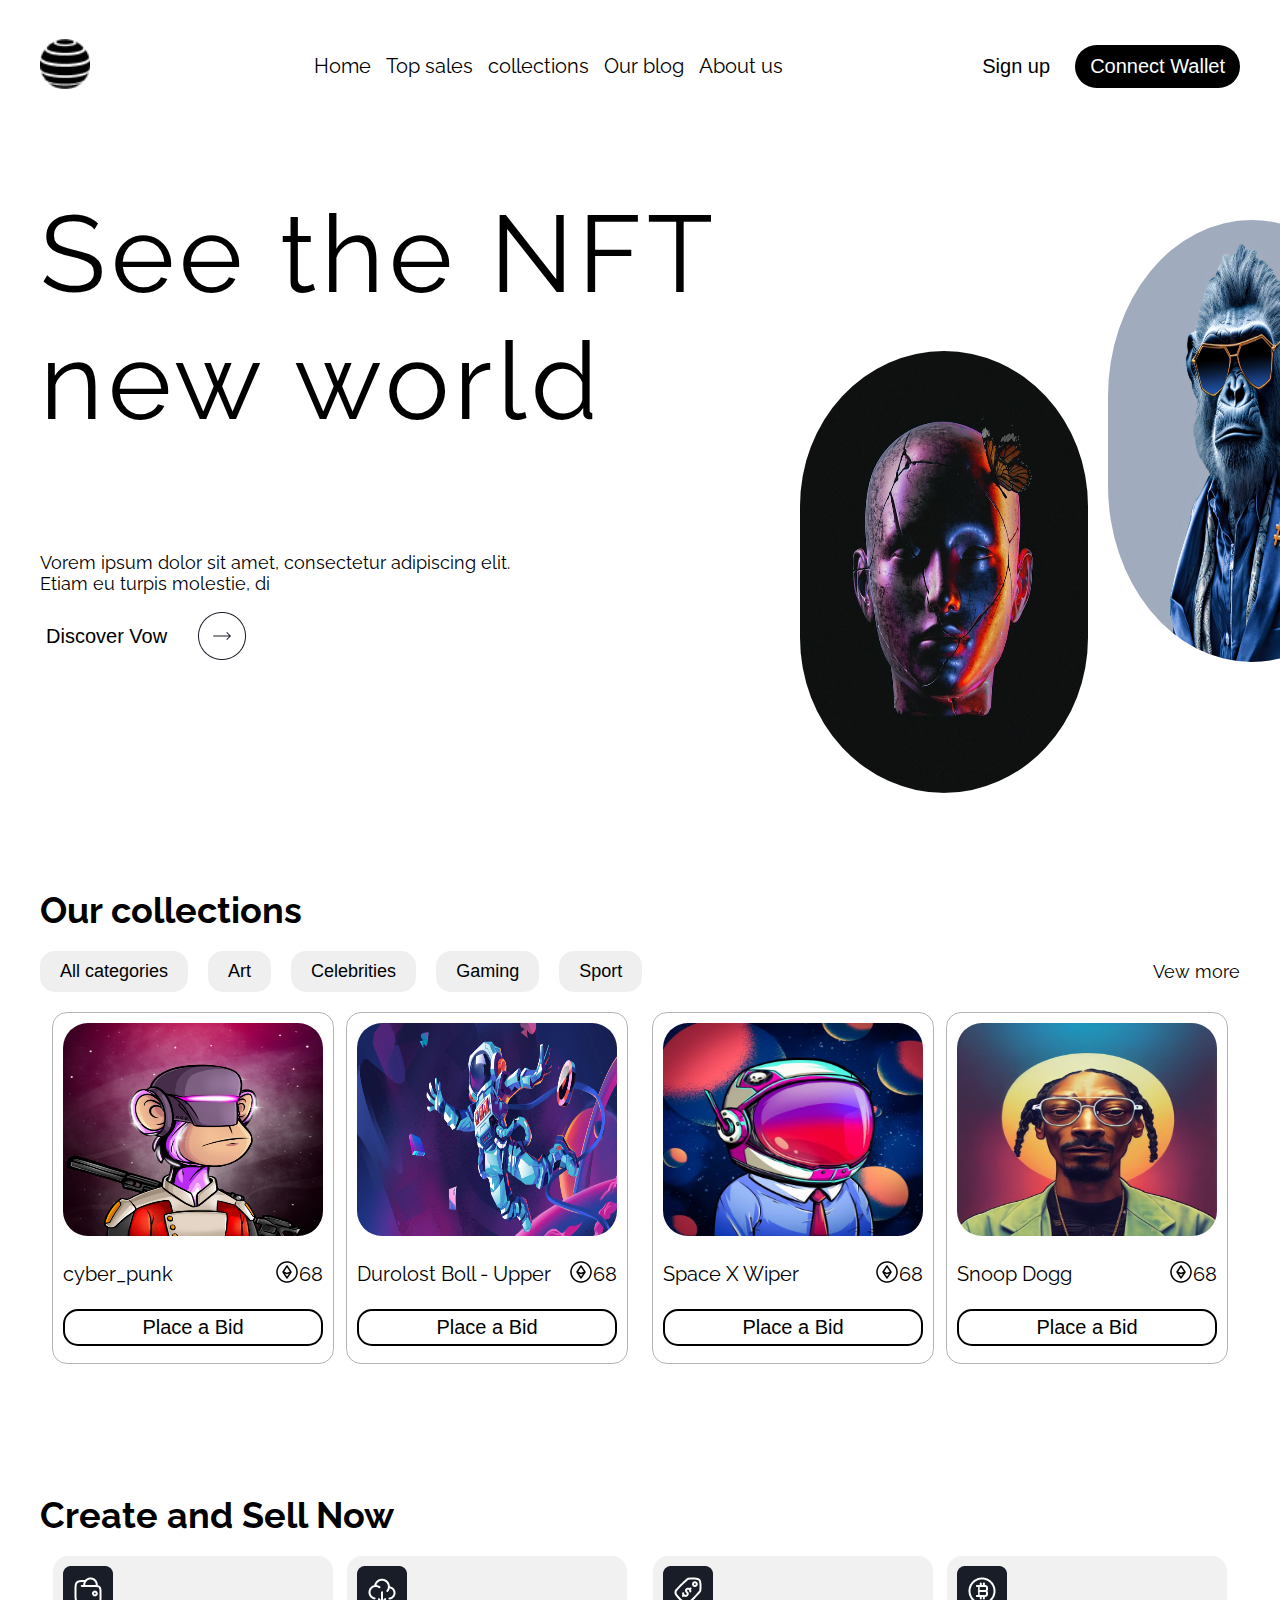
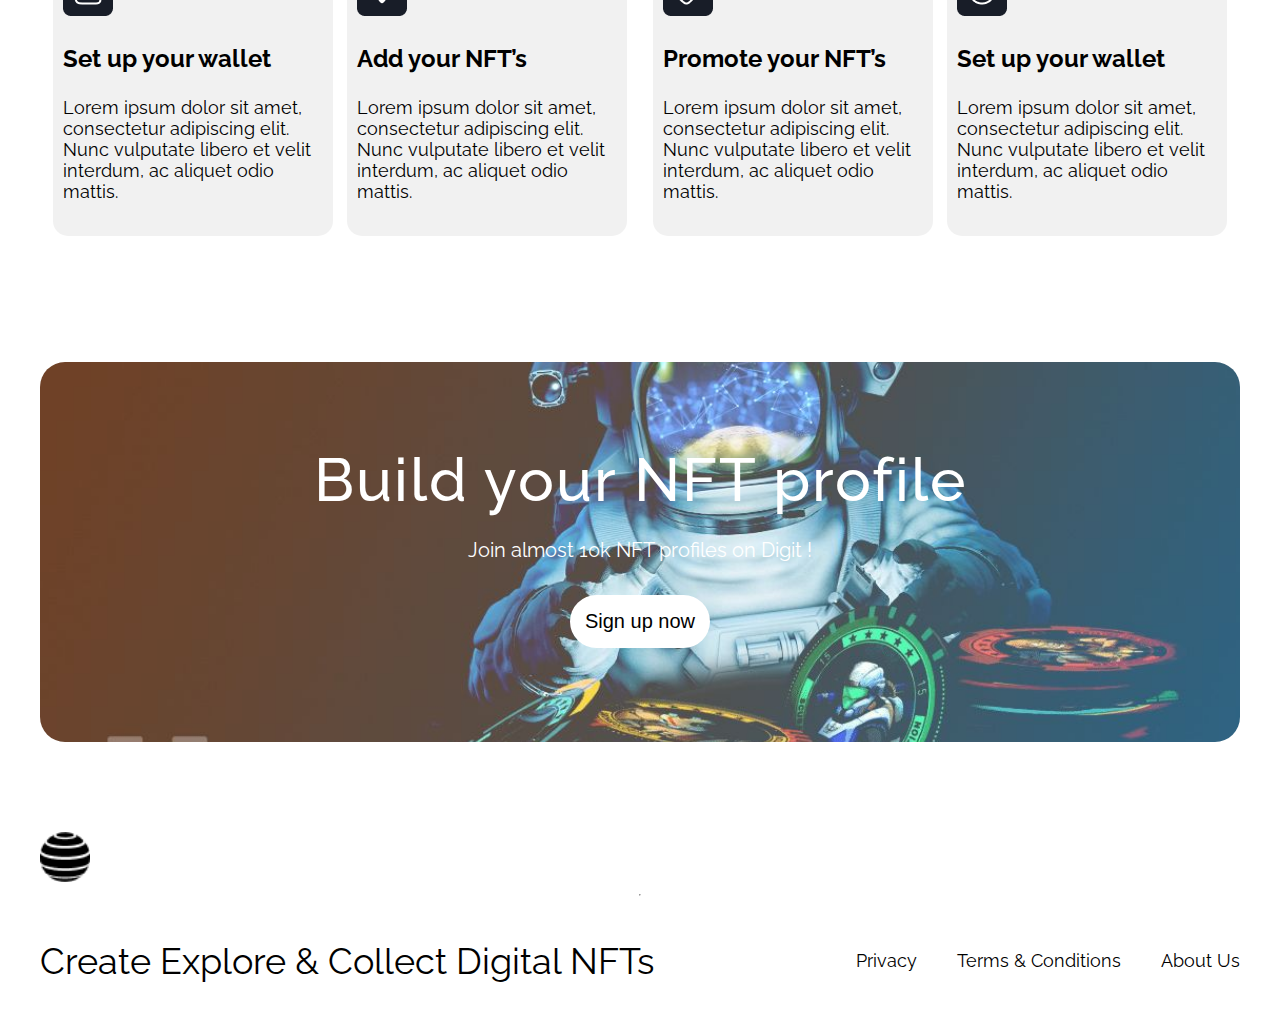
<file: src/index.html>
<!DOCTYPE html>
<html lang="en">
<head>
    <meta charset="UTF-8">
    <meta name="viewport" content="width=device-width, initial-scale=1.0">
    <title>Projet_NTF</title>
    <link rel="stylesheet" href="style.css">
    <link rel="preconnect" href="https://fonts.googleapis.com">
<link rel="preconnect" href="https://fonts.gstatic.com" crossorigin>
<link href="https://fonts.googleapis.com/css2?family=Raleway:ital,wght@0,100..900;1,100..900&display=swap" rel="stylesheet">
</head>
<body>
    <header>
        <div class="logo">
            <img src="./assets/Images/Frame.png" alt="Frame">
        </div>
        
        <div class="menus">
            
            <ul class="nav_links">
                <li><a href="">Home</a></li>
                <li><a href="">Top sales</a></li>
                <li><a href="">collections</a></li>
                <li><a href="">Our blog</a></li>
                <li><a href="">About us</a></li>
            </ul>
        </div>
        <div class="connect">
            <button class="sign">Sign up</button>
            <button class="send" type="submit">Connect Wallet</button>
        </div>
        <a href="menu.html" class="menu-button">&#9776;</a>
    </header>

    <section class="titles">
        <div class="title">
            <p class="p1">See the NFT<br>new world</p>
            <p>Vorem ipsum dolor sit amet, consectetur adipiscing elit.
                <br> Etiam eu turpis molestie, di</p>
            <div class="discover">
                <button>Discover Vow</button><img src="./assets/Images/Frame 126.png" alt="Frame126"> 
            </div>    
        </div>
        <div class="photos">
            <img src="./assets/Images/machine.png" alt="machine" class="machine">
            <img src="./assets/Images/singe.png" alt="singe" class="singe">
        </div>
    </section>
    <section class="collections">
        <h2>Our collections</h2>
        <div class="head">
            <div class="contain1">
                <ul>
                    <li><button>All categories</button></li>
                    <li><button>Art</button></li>
                    <li><button>Celebrities</button></li>
                    <li><button>Gaming</button></li>
                    <li><button>Sport</button></li>
                </ul>
            </div>
            <div class="contain2">
                <a href="">Vew more</a>
            </div>
        </div>
        <div class="contain">
           <div class="images">
                <div class="image">
                    <div class="img1">
                        <img src="./assets/Images/cyber_punk.png" alt="cyber_punk">
                    </div>
                    <div class="price">
                        <span>cyber_punk</span>
                        <div class="cout">
                            <span><img src="./assets/Images/ethereum-ellipse.png" alt=""></span> 
                            <span>68</span>
                        </div>
                    </div>
                    <div class="sender">
                        <button>Place a Bid</button>
                    </div>
                </div>
                <div class="image">
                    <div class="img1">
                        <img src="./assets/Images/boll.png" alt="cyber_punk">
                    </div>
                    <div class="price">
                        <span>Durolost  Boll - Upper</span>
                        <div class="cout">
                            <span><img src="./assets/Images/ethereum-ellipse.png" alt=""></span> 
                            <span>68</span>
                        </div>
                    </div>
                    <div class="sender">
                        <button>Place a Bid</button>
                    </div>
                </div>
           </div>
            <div class="images">
                <div class="image">
                    <div class="img1">
                        <img src="./assets/Images/space_wiper.png" alt="cyber_punk">
                    </div>
                    <div class="price">
                        <span>Space X Wiper</span>
                        <div class="cout">
                            <span><img src="./assets/Images/ethereum-ellipse.png" alt=""></span> 
                            <span>68</span>
                        </div>
                    </div>
                    <div class="sender">
                        <button>Place a Bid</button>
                    </div>
                </div>
                <div class="image">
                    <div class="img1">
                        <img src="./assets/Images/snoop_dog.png" alt="cyber_punk">
                    </div>
                    <div class="price">
                        <span>Snoop Dogg</span>
                        <div class="cout">
                            <span><img src="./assets/Images/ethereum-ellipse.png" alt=""></span> 
                            <span>68</span>
                        </div>
                    </div>
                    <div class="sender">
                        <button>Place a Bid</button>
                    </div>
                </div>
            </div>
        </div>
    </section>
    <section class="creation">
        <h2>Create and Sell Now</h2>
        <div class="all">
            <div class="cases">
                <div class="case">
                    <img src="./assets/Images/Frame 129.png" alt="">
                    <h3>Set up your wallet</h3>
                    <p>Lorem ipsum dolor sit amet, consectetur adipiscing elit. Nunc vulputate libero et velit interdum, ac aliquet odio mattis.</p>
                </div>
                <div class="case">
                    <img src="./assets/Images/Frame 130.png" alt="">
                    <h3>Add your NFT’s</h3>
                    <p>Lorem ipsum dolor sit amet, consectetur adipiscing elit. Nunc vulputate libero et velit interdum, ac aliquet odio mattis.</p>
                </div>
            </div>
           <div class="cases">
            <div class="case">
                <img src="./assets/Images/Frame 130(1).png" alt="">
                <h3>Promote your NFT’s</h3>
                <p>Lorem ipsum dolor sit amet, consectetur adipiscing elit. Nunc vulputate libero et velit interdum, ac aliquet odio mattis.</p>
            </div>
            <div class="case">
                <img src="./assets/Images/Frame 146.png" alt="">
                <h3>Set up your wallet</h3>
                <p>Lorem ipsum dolor sit amet, consectetur adipiscing elit. Nunc vulputate libero et velit interdum, ac aliquet odio mattis.</p>
            </div>
           </div>
        </div>
    </section>
    <section class="end">
       <div class="final">
            <h1>Build your NFT profile</h1>
            <h3>Join almost 10k NFT profiles on Digit !</h3>
            <button>Sign up now</button>
        </div>
    </section>
    
    <footer>
        <div class="logo">
            <img src="./assets/Images/Frame.png" alt="Frame"><hr>
        </div>
        <div class="one">
            <div class="on">
                <p>Create Explore & Collect Digital  NFTs</p>
            </div>
            <div class="in">
                <ul>
                    <li><a href="">Privacy</a></li>
                    <li><a href="">Terms & Conditions</a></li>
                    <li><a href="">About Us</a></li>
                </ul>
            </div>
        </div>
    </footer>
    
</body>
</html>
</file>
<file: src/style.css>
@import url('https://fonts.googleapis.com/css2?family=Raleway:wght@400&display=swap');

body{
    margin: 0 auto;
    margin-top: 50px;
    font-family: 'Raleway', sans-serif;
    width: 90%;
}

header{
    
    height: 32px;
    display: flex;
    flex-direction: row;
    align-items: center;
    justify-items: center;
    justify-content: space-between;
    align-items: center;  
}

.logo{
    justify-items: center;
    
}

.logo img{
    width: 50px;
}

.nav_links{
    display: flex;
    flex-direction: row;
    gap: 15px;
    
    
}


.nav_links li{
    list-style: none;
    
}

.nav_links a{
    text-decoration: none;
    color: #000000;
    font-size: 20px;
    transition: 0.5s;
}

.nav_links a:hover{
    text-decoration: underline;
}

.connect{
    display: flex;
}

.sign{
    border: none;
    background-color: white;
    padding: 10px;
    padding-left: 15px;
    padding-right: 15px;
    margin-right: 5px;
    font-size: 20px;
}

.send{
    background-color: #000000;
    padding: 10px;
    padding-left: 15px;
    padding-right: 15px;
    margin-left: 5px;
    border: none;
    color: #ffff;
    font-size: 20px;
    border-radius:45px ;
}
/* pour le menu caché*/
.menu-button {
    margin-top: 25px;
    display: none; /* Cacher le bouton par défaut */
    position: absolute;
    top: 20px;
    right: 30px;
    font-size: 30px;
    text-decoration: none;
    color:#000000;
    cursor: pointer;
}

menu.html:target {
    display: block;
}
/*La section titles*/

.titles{
    display: flex;
    flex-direction: row;
    height: 607px;
    width: 100%;
    margin-bottom: 170px;

}

.title{
   
    position: relative;
    margin-right: 40px;
}
.title .p1{
    font-size: 108px;
    color: #000000;
    font-weight:normal;
    letter-spacing: 5px;
    font-family: 'Raleway', serif;
    
}

.title p{
    font-size: 18px;
}

.discover {
    display: flex;
    flex-direction: row;
    align-items: center;
    gap: 25px;

}

.discover button{
    font-size: 20px;
    font-weight: lighter;
    background-color: white;
    border:none ;
    
}


.photos{
    top: 30px;
    bottom: -30px;
    height: 588.19px;
    bottom: 40px;
    width: 596.89px;
    display: flex;
    position: absolute;
    left: 800px;
}

.photos img{
    width: 100%;
}

.photos  img:first-child {
    height: 442.29px;
    width: 287.58px;
    border-radius: 100% / 70%;
    margin-right: 20px;
    transform: translateY(250.9px); /* Décalage vers le bas */
}

.photos  img:last-child {
    height: 442.29px;
    width: 287.58px;
    border-radius: 100% / 80%;
    transform: translateY(120px); /* Décalage vers le haut */
}

/*Fin de la section titles*/

/*section collections*/

.collections {
    display: flex;
    flex-direction: column;
    margin-bottom: 100px;
}

.collections h2{
    font-size: 36px;
    margin-bottom: 20px;
}

.collections .head{
    display: flex;
    flex-direction: row;
    align-items: center;
    justify-content: space-between;
    margin-left: 0;
    margin-bottom: 20px;
}

.contain1 ul{
    display: flex;
    flex-direction: row;
    align-items: center;
    list-style: none;
    gap: 20px;
    margin: 0;
    padding: 0;
   
}

.contain1 ul li button{
    font-size: 18px;
    padding: 10px;
    padding-left: 20px;
    padding-right: 20px;
    border: none;
    border-radius: 15px;
    transition: 0.5s;
}

.contain1 ul li button:hover{
    background-color: #000000;
    color: white;
}

.head .contain2 a{
    text-decoration: none;
    font-size: 18px;
    color: #000000;
    transition: 0.5s;
}

.head .contain2 a:hover{
    text-decoration: underline;
}

.contain{
    display: flex;
    flex-direction: row;
    justify-content: space-between;
    width: 100%;
}

.images{
    width: 50%;
    display: flex;
    flex-direction: row;
    justify-content: space-evenly;
}
 
.image{
    width: 260px;
    height: 330px;
    border: solid #0000004b 1px;
    padding: 10px;
    border-radius: 15px;

}

image {
    transition: transform 0.1s ease, box-shadow 0.1s ease;
}

.image:hover {
    transform: scale(1.05); /* Agrandit légèrement l'image */
    box-shadow: 0 4px 8px rgba(0, 0, 0, 0.2); /* Ajoute une ombre */
}
 
.contain .image .img1 img{
    width: 260px;
    height: 213px;
    border-radius: 25px;
    margin-bottom: 20px;
}

.price{
    display: flex;
    flex-direction: row;
    justify-content: space-between;
    align-items: center;
    margin-bottom: 20px;
}
.price .cout{
    display: flex;
    flex-direction: row;
    justify-content: space-between;
    align-items: center;

}

.price span{
    font-size: 20px;
}

.price span img{
    height: 24px;
    width: 24px;
}

.sender button{
    background-color: white;
    color:#000000;
    width: 100%;
    padding: 5px;
    border-radius: 15px;
    border: solid #000000 2px;
    font-size: 20px;
    transition: 0.5s;
    
}

.sender button:hover{
    background-color:#000000 ;
    color: white;
}


/*Fin de la section collections*/

/*Section creation*/

.creation{
    display: flex;
    flex-direction: column;
    height: 298px;
    margin-bottom: 200px;
}

.creation h2{
    font-size: 36px;
    color: #000000;
    margin-bottom: 20px;
}

.all{
    display: flex;
    flex-direction: row;
    justify-content:space-between ;
    width: 100%;
}
.all .cases{
    display: flex;
    flex-direction: row;
    justify-content: space-evenly;
    width: 50%;
    
}


.all .case{
    width: 260px;
    height: 260px;
    border: none;
    border-radius: 15px;
    background-color: rgba(128, 128, 128, 0.11);
    padding: 10px;
}

.all .case {
    transition: transform 0.1s ease, box-shadow 0.1s ease;
}

.all .case:hover {
    transform: scale(1.05); /* Agrandit légèrement l'image */
    box-shadow: 0 4px 8px rgba(0, 0, 0, 0.2); /* Ajoute une ombre */
}


.all .case h3{
    font-size: 24px;
    color: #000000;
}

.all .case p{
    font-size: 18px;
    color: #000000;
}

/* Section end*/
.end{
    height: 380px;
    width: 100%;
    background-image: url(./assets/Images/background.png);/* Chemin de l'image */
    background-position: center;
    background-size: cover;/* Ajuste l'image pour couvrir tout le conteneur */ 
    background-position: center; /* Centre l'image dans le conteneur */
    background-repeat: no-repeat; /* Empêche la répétition de l'image */
    position: relative;
    display: flex; /* Active le mode Flexbox */
    justify-content: center; /* Centre horizontalement */
    align-items: center;
    border-radius: 25px;
    margin-bottom: 90px;
}


.final{
    text-align: center;
    display: flex;
    flex-direction: column;
    justify-content: center;
    align-items: center;
    
    line-height: 50px;
}
.final h1{
    font-size: 60px;
    font-weight: 500;
    letter-spacing: 2px;
    color: white;
    margin: 0;
}

.final h3{
    font-size: 20px;
    font-weight: 400;
    color: white;
}

.final button{
    font-size: 20px;
    color: #000000;
    background-color: white;
    padding: 15px;
    border: none;
    border-radius: 30px;
}

.final button:hover{
    color: white;
    background-color: #000000;
}

/*Fin de la section end*/

/*Footer*/

footer{
    display: flex;
    flex-direction: column;
}

.one{
    display: flex;
    flex-direction: row;
    align-items: center;
    justify-content: space-between;
}

.on p{
    font-size: 36px;
}

.in ul{
    list-style: none;
    display: flex;
    flex-direction: row;
    align-items: center;
    justify-content: space-between;
    gap: 40px;
   
}



.in a{
    text-decoration: none;
    font-size: 18px;
    color: #000000;
    transition: 0.9s;

    
}
.in a:hover{
    text-decoration:underline;
    font-size: 18px;
    

    
}

@media screen and (max-width : 900px){
    body{
        
        width: 90%;
        margin:0 auto;
    }
    header{
        margin-top: 50px;
    }
    .nav_links{
       display: none;
    }
    .connect{
        display: none;
    }
    /*menu caché*/
    .menu-button {
        display: block; /* Afficher le bouton sur les petits écrans */
    }
    
    /*section titles*/
    .titles{
        display: flex;
        flex-direction: column;
    }
    .title{
        position: relative;
    }
    .title .p1{
        font-size: 100px;
        letter-spacing: normal;
    }
    .title .p{
        font-size: 15px;
        width: 50%;
    }
    .photos{
        margin: auto;
        position: relative;
        left: 0;
        
    }

    /*section collection*/

    .collections{
        margin-top: 750px;
        width: 100%;
    }
    .collections .head{
        width: 100%;
        position: relative;
    }
    .contain1 ul{
        gap: 5px;
    }
    .contain1 ul{
        font-size: 16px;
        padding: 5px;
    }
    
    .head .contain2 a{
        font-size: 15px;
    }
    .contain{
        width: 100%;
        display: flex;
        flex-direction: column;
        gap: 20px;
        margin: auto;
       
    }
    .contain1 ul{
        margin: 0;
        padding: 0;
    }
    .images{
        display: flex;
        flex-direction: row;
        gap: 20px;
        margin: auto;
        width: 100%;
        
    }
    
   
    /*Section creation*/

    .creation{
        margin-bottom: 450px;
    }
 
    .all{
        display: flex;
        flex-direction: column;
        gap: 20px; 
        width: 100%;
        margin: auto;
        
    }
    .all .cases{
        width: 100%;
        display: flex;
        flex-direction: row; 
        gap: 20px;
        margin: auto ;
    }
    
   /*Section  end*/

   .end{
    width: 100%;
    height: 336px;
    margin: auto;
    margin-bottom: 50px;
   }
   .final h1{
    font-size: 50px;
    letter-spacing: normal;
   }
   
   /*Footer*/

   .one{
    display: flex;
    flex-direction: column;
    align-items: start;
    justify-content: space-between;
    margin-bottom: 50px;
    }
    .in ul{
    list-style: none;
    flex-direction: row;
    justify-content: left;
    gap: 40px;
    margin: 0;
    padding: 0;
        
    }
   

  
}

@media screen and (max-width : 600px) {
    body{
       
        margin: 0 auto;
       
    }
    .titles{
        margin-bottom: 470px;
    }
    .title{
        display: flex;
        flex-direction: column;
    }
    .title .p1{
        font-size: 50px;
    }
    .title .p{
        font-size: 15px;
    }

    /* Section collection*/

    .collections{
        margin-top: 0;
    }
    .collections .head{
        display: flex;
        flex-direction: column;
        align-items: normal;
        justify-content: left;
        gap: 40px;
        
    }
    .contain1 ul li button{
        font-size: 15px;
        padding: 10px;
    }
    .images{
        display: flex;
        flex-direction: column;
        align-items: center;
    }

    /*Section creation*/

    .all .cases{
        display: flex;
        flex-direction: column;
        align-items: center;
        
    }
    .end{
        margin-top: 1100px;
        height: 280px;
        width: 80%;
    }
    .final h1{
        font-size: 30px;
        letter-spacing: normal;
       }
    .final h3{
        font-size: 16px;
        font-weight: 800;
    }
    .final button{
        font-size: 16px;
        padding: 10px;
    }
    .on p{
        font-size: 30px;
    }
    .in a{
        font-size: 14px;
    }
}

@media screen and (min-width : 1200px) {
    body{
        width: 90%;
        margin: 0 auto;
        margin-top: 50px;
        font-family: 'Raleway', sans-serif;
        width: 1200px;
    }
    
    header{
        
        height: 32px;
        display: flex;
        flex-direction: row;
        justify-items: center;
        justify-content: space-between;
        align-items: center;  
    }
    
    .logo{
        justify-items: center;
        
    }
    
    .logo img{
        width: 50px;
    }
    
    .nav_links{
        display: flex;
        flex-direction: row;
        gap: 15px;
        
        
    }
    
    
    .nav_links li{
        list-style: none;
        
    }
    
    .nav_links a{
        text-decoration: none;
        color: #000000;
        font-size: 20px;
        transition: 0.5s;
    }
    
    .nav_links a:hover{
        text-decoration: underline;
    }
    
    .connect{
        display: flex;
    }
    
    .sign{
        border: none;
        background-color: white;
        padding: 10px;
        padding-left: 15px;
        padding-right: 15px;
        margin-right: 5px;
        font-size: 20px;
    }
    
    .send{
        background-color: #000000;
        padding: 10px;
        padding-left: 15px;
        padding-right: 15px;
        margin-left: 5px;
        border: none;
        color: #ffff;
        font-size: 20px;
        border-radius:45px ;
    }
    
    /*La section titles*/
    
    .titles{
        display: flex;
        flex-direction: row;
        height: 607px;
        width: 100%;
        margin-bottom: 170px;
        width: 90%;
    
    }
    
    .photos{
        margin: 0;
        padding: 0;
        height: 588.19px;
        top: 100px;
        bottom: 40px;
        width: 596.89px;
        display: flex;
        
        right: -300px;
        bottom: 400px;
        
    }
    
    .photos img{
        width: 100%;
    }
    
    .photos  img:first-child {
        height: 442.29px;
        width: 287.58px;
        border-radius: 100% / 70%;
        margin-right: 20px;
        transform: translateY(250.9px); /* Décalage vers le bas */
    }
    
    .photos  img:last-child {
        height: 442.29px;
        width: 287.58px;
        border-radius: 100% / 80%;
        transform: translateY(120px); /* Décalage vers le haut */
    }
    
    /*Fin de la section titles*/
    
    /*section collections*/
    
    .collections {
        display: flex;
        flex-direction: column;
        margin-bottom: 100px;
    }
    
    .collections h2{
        font-size: 36px;
        margin-bottom: 20px;
    }
    
    .collections .head{
        display: flex;
        flex-direction: row;
        align-items: center;
        justify-content: space-between;
        margin-left: 0;
        margin-bottom: 20px;
    }
    
    .contain1 ul{
        display: flex;
        flex-direction: row;
        align-items: center;
        list-style: none;
        gap: 20px;
        margin: 0;
        padding: 0;
       
    }
    
    .contain1 ul li button{
        font-size: 18px;
        padding: 10px;
        padding-left: 20px;
        padding-right: 20px;
        border: none;
        border-radius: 15px;
        transition: 0.5s;
    }
    
    .contain1 ul li button:hover{
        background-color: #000000;
        color: white;
    }
    
    .head .contain2 a{
        text-decoration: none;
        font-size: 18px;
        color: #000000;
        transition: 0.5s;
    }
    
    .head .contain2 a:hover{
        text-decoration: underline;
    }
    
    .contain{
        display: flex;
        flex-direction: row;
        justify-content: space-between;
        width: 100%;
    }
    
    .images{
        width: 50%;
        display: flex;
        flex-direction: row;
        justify-content: space-evenly;
    }
     
    .image{
        width: 260px;
        height: 330px;
        border: solid #0000004b 1px;
        padding: 10px;
        border-radius: 15px;
    
    }
    
    image {
        transition: transform 0.1s ease, box-shadow 0.1s ease;
    }
    
    .image:hover {
        transform: scale(1.05); /* Agrandit légèrement l'image */
        box-shadow: 0 4px 8px rgba(0, 0, 0, 0.2); /* Ajoute une ombre */
    }
     
    .contain .image .img1 img{
        width: 260px;
        height: 213px;
        border-radius: 25px;
        margin-bottom: 20px;
    }
    
    .price{
        display: flex;
        flex-direction: row;
        justify-content: space-between;
        align-items: center;
        margin-bottom: 20px;
    }
    .price .cout{
        display: flex;
        flex-direction: row;
        justify-content: space-between;
        align-items: center;
    
    }
    
    .price span{
        font-size: 20px;
    }
    
    .price span img{
        height: 24px;
        width: 24px;
    }
    
    .sender button{
        background-color: white;
        color:#000000;
        width: 100%;
        padding: 5px;
        border-radius: 15px;
        border: solid #000000 2px;
        font-size: 20px;
        transition: 0.5s;
        
    }
    
    .sender button:hover{
        background-color:#000000 ;
        color: white;
    }
    
    
    /*Fin de la section collections*/
    
    /*Section creation*/
    
    .creation{
        display: flex;
        flex-direction: column;
        height: 298px;
        margin-bottom: 200px;
    }
    
    .creation h2{
        font-size: 36px;
        color: #000000;
        margin-bottom: 20px;
    }
    
    .all{
        display: flex;
        flex-direction: row;
        justify-content:space-between ;
        width: 100%;
    }
    .all .cases{
        display: flex;
        flex-direction: row;
        justify-content: space-evenly;
        width: 50%;
        
    }
    
    
    .all .case{
        width: 260px;
        height: 260px;
        border: none;
        border-radius: 15px;
        background-color: rgba(128, 128, 128, 0.11);
        padding: 10px;
    }
    
    .all .case {
        transition: transform 0.1s ease, box-shadow 0.1s ease;
    }
    
    .all .case:hover {
        transform: scale(1.05); /* Agrandit légèrement l'image */
        box-shadow: 0 4px 8px rgba(0, 0, 0, 0.2); /* Ajoute une ombre */
    }
    
    
    .all .case h3{
        font-size: 24px;
        color: #000000;
    }
    
    .all .case p{
        font-size: 18px;
        color: #000000;
    }
    
    /* Section end*/
    .end{
        height: 380px;
        width: 100%;
        background-image: url(./assets/Images/background.png);/* Chemin de l'image */
        background-position: center;
        background-size: cover;/* Ajuste l'image pour couvrir tout le conteneur */ 
        background-position: center; /* Centre l'image dans le conteneur */
        background-repeat: no-repeat; /* Empêche la répétition de l'image */
        position: relative;
        display: flex; /* Active le mode Flexbox */
        justify-content: center; /* Centre horizontalement */
        align-items: center;
        border-radius: 25px;
        margin-bottom: 90px;
    }
    
    
    .final{
        text-align: center;
        display: flex;
        flex-direction: column;
        justify-content: center;
        align-items: center;
        
        line-height: 50px;
    }
    .final h1{
        font-size: 60px;
        font-weight: 500;
        letter-spacing: 2px;
        color: white;
        margin: 0;
    }
    
    .final h3{
        font-size: 20px;
        font-weight: 400;
        color: white;
    }
    
    .final button{
        font-size: 20px;
        color: #000000;
        background-color: white;
        padding: 15px;
        border: none;
        border-radius: 30px;
    }
    
    .final button:hover{
        color: white;
        background-color: #000000;
    }
    
    /*Fin de la section end*/
    
    /*Footer*/
    
    footer{
        display: flex;
        flex-direction: column;
    }
    
    .one{
        display: flex;
        flex-direction: row;
        align-items: center;
        justify-content: space-between;
    }
    
    .on p{
        font-size: 36px;
    }
    
    .in ul{
        list-style: none;
        display: flex;
        flex-direction: row;
        align-items: center;
        justify-content: space-between;
        gap: 40px;
       
    }
    
    
    
    .in a{
        text-decoration: none;
        font-size: 18px;
        color: #000000;
        transition: 0.9s;
    
        
    }
    .in a:hover{
        text-decoration:underline;
        font-size: 18px;
        
    
        
    }
}
</file>
